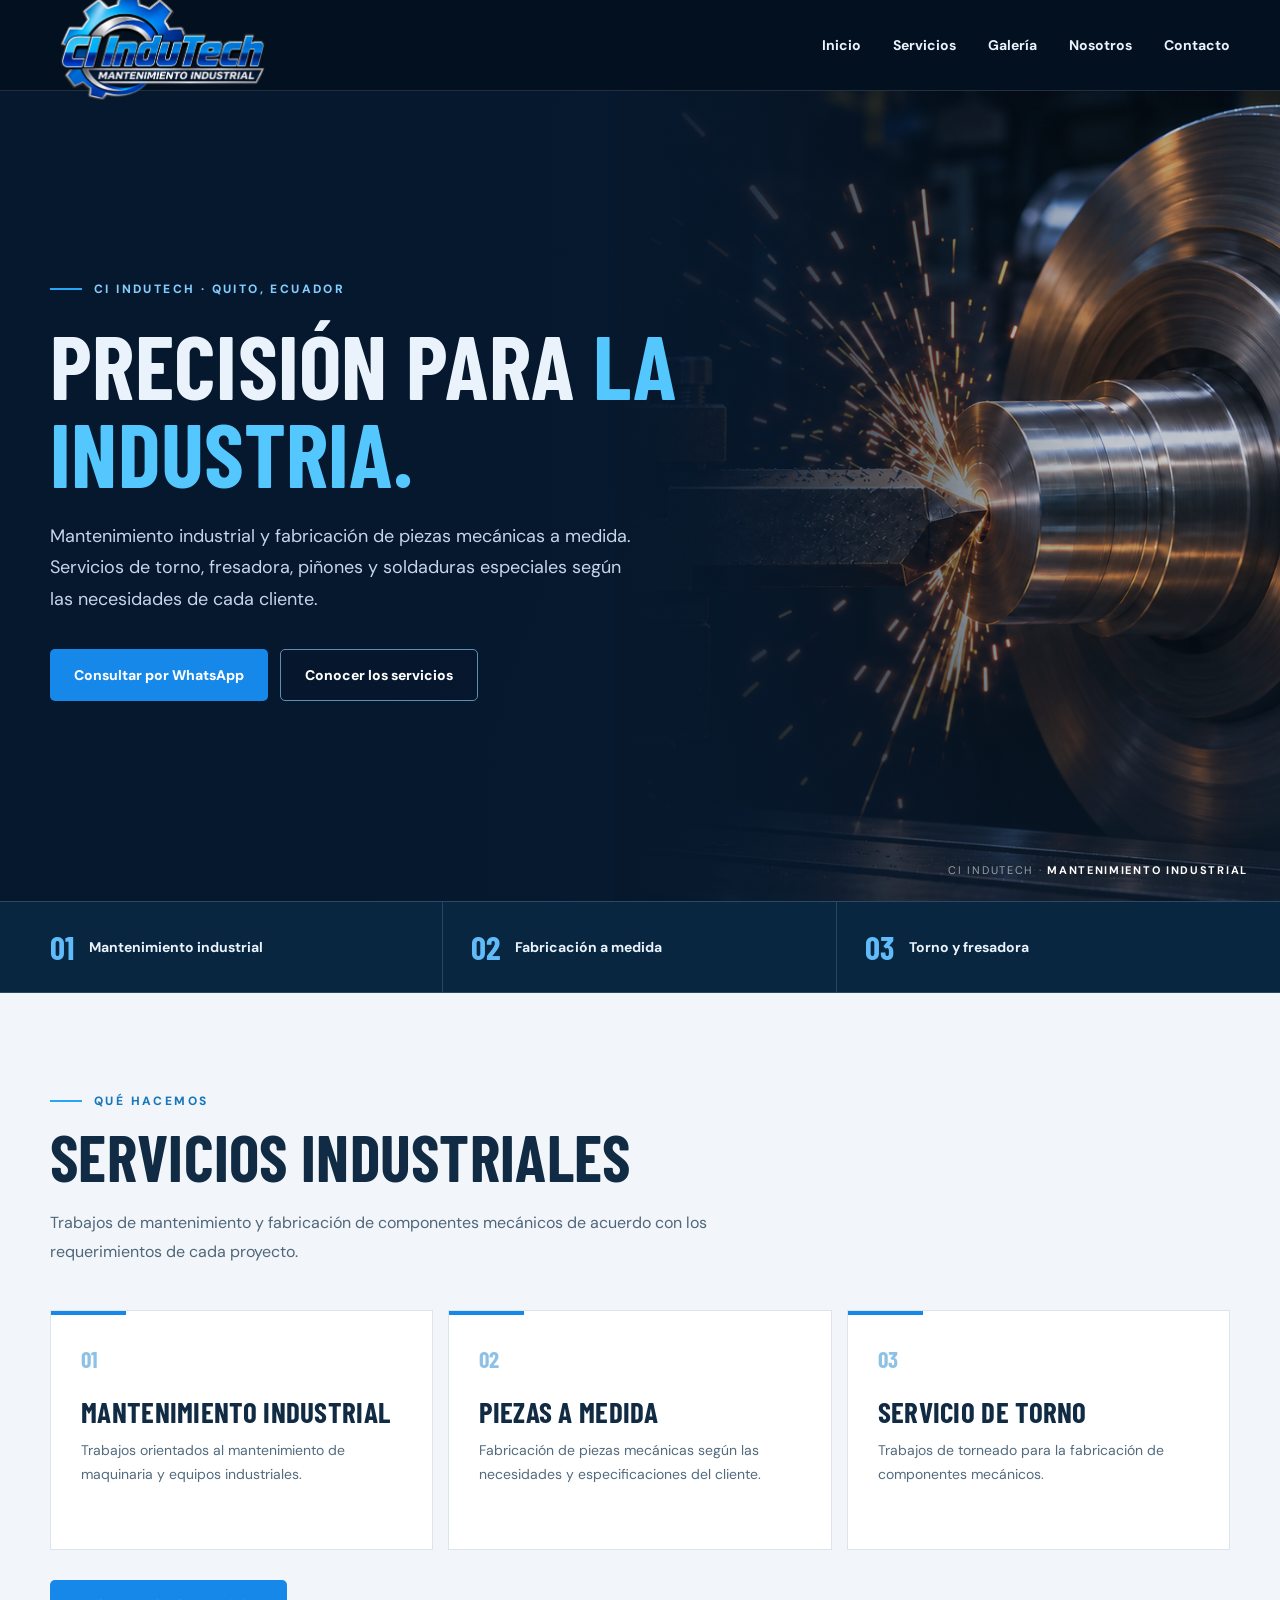
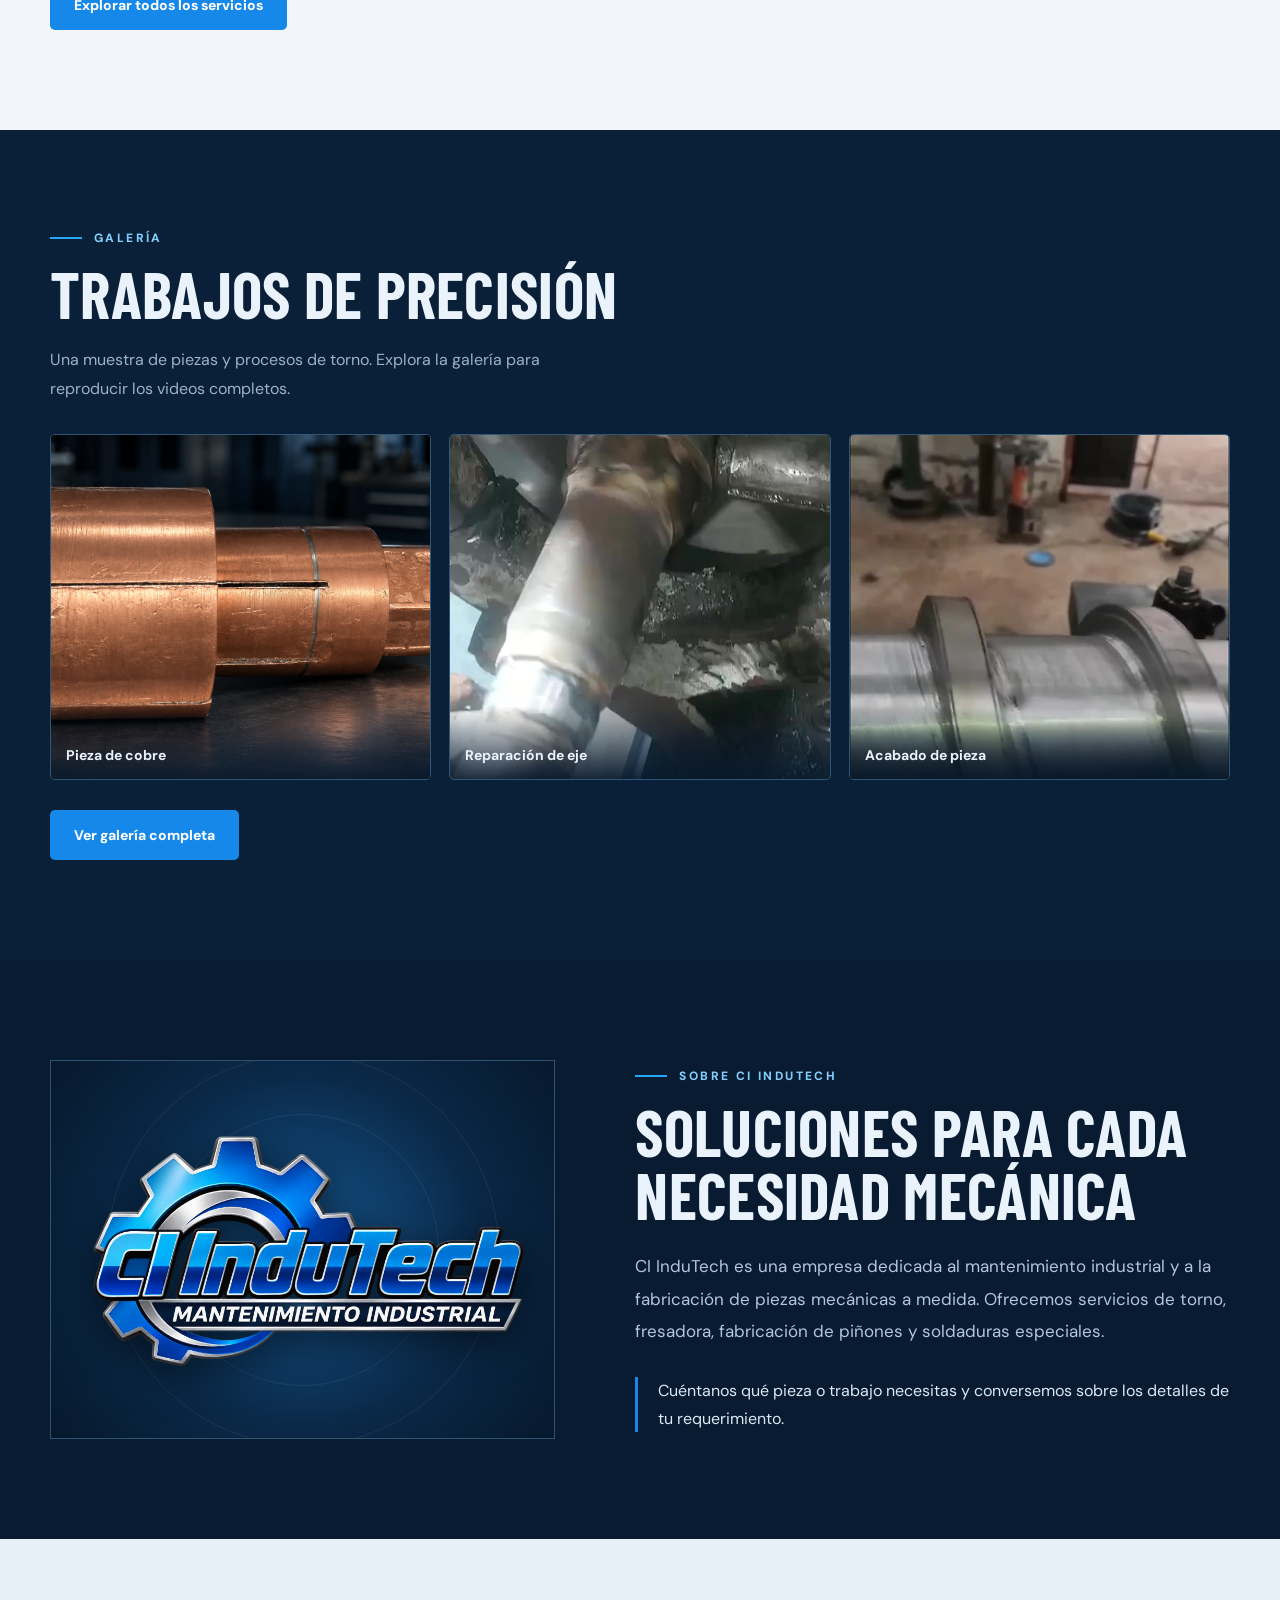
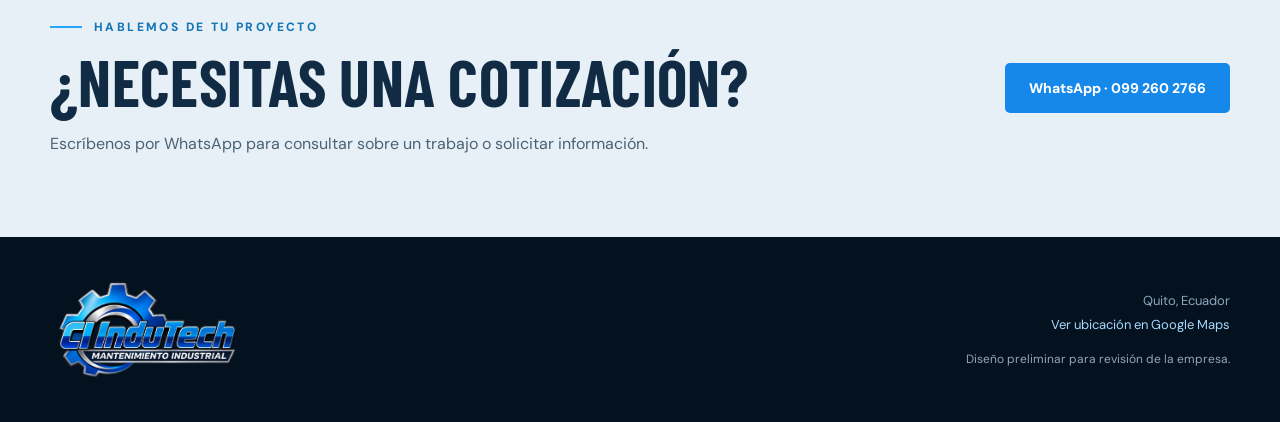
<file: index.html>
<!doctype html>
<html lang="es">
<head>
  <meta charset="UTF-8" />
  <meta name="viewport" content="width=device-width, initial-scale=1" />
  <meta name="theme-color" content="#07182d" />
  <meta name="description" content="CI InduTech en Quito. Mantenimiento industrial, fabricación de piezas a medida, servicios de torno y fresadora, piñones y soldaduras especiales." />
  <title>CI InduTech | Mantenimiento Industrial en Quito</title>
  <link rel="preconnect" href="https://fonts.googleapis.com" />
  <link rel="preconnect" href="https://fonts.gstatic.com" crossorigin />
  <link href="https://fonts.googleapis.com/css2?family=Barlow+Condensed:wght@500;600;700;800&family=DM+Sans:wght@400;500;600;700&display=swap" rel="stylesheet" />
  <style>
    :root{--navy:#07182d;--navy2:#0b2441;--blue:#1688e9;--cyan:#55c7ff;--text:#eaf3fc;--muted:#9fb1c5;--line:#29435c;--light:#f2f6fa}
    *{box-sizing:border-box}html{scroll-behavior:smooth}body{margin:0;background:var(--navy);font-family:'DM Sans',Arial,sans-serif;color:var(--text)}a{color:inherit;text-decoration:none}
    .container{width:min(1180px,calc(100% - 44px));margin:auto}header{position:relative;z-index:10;border-bottom:1px solid #ffffff22;background:rgba(4,16,32,.95)}
    .nav{height:90px;display:flex;align-items:center;justify-content:space-between;gap:25px}.brand img{display:block;width:220px;height:auto}.menu{display:flex;align-items:center;gap:32px;font-size:14px;font-weight:700}.menu a:not(.btn):hover{color:var(--cyan)}
    .btn{display:inline-flex;align-items:center;justify-content:center;gap:10px;background:var(--blue);padding:16px 24px;color:#fff;border-radius:5px;font-size:14px;font-weight:800;transition:.2s}.btn:hover{background:#0570c7;transform:translateY(-1px)}.btn.outline{border:1px solid #5f8eb2;background:#07182d91}.btn.outline:hover{background:#103a61}
    .hero{position:relative;overflow:hidden;min-height:690px;display:flex;align-items:center;background:linear-gradient(110deg,#051629 0%,#071b31 52%,#0b2b4c 100%)}
    .hero-photo{position:absolute;right:0;top:0;width:52%;height:100%;background:url('portada-torno-sin-marca.png') center center/cover no-repeat;opacity:.86;filter:saturate(.76)}.hero-photo:after{content:'';position:absolute;inset:0;background:linear-gradient(90deg,#06182e 0%,rgba(6,24,46,.12) 60%),linear-gradient(0deg,#06182eaa,transparent 40%)}
    .hero:after{content:'';position:absolute;inset:0;pointer-events:none;background:linear-gradient(90deg,#06182e 0%,rgba(6,24,46,.97) 30%,rgba(6,24,46,.65) 53%,transparent 87%)}.hero .container{position:relative;z-index:2;padding:90px 0 100px}
    .eyebrow{display:flex;align-items:center;gap:12px;text-transform:uppercase;color:#83cdfc;letter-spacing:2.4px;font-size:12px;font-weight:800}.eyebrow:before{content:'';display:block;width:32px;height:2px;background:#27a6f8}
    h1,h2,h3{font-family:'Barlow Condensed',Impact,sans-serif;text-transform:uppercase;margin:0;line-height:.98;letter-spacing:.3px}h1{font-size:clamp(56px,7vw,102px);max-width:760px;margin:24px 0}h1 span{color:var(--cyan)}.lead{max-width:590px;line-height:1.75;color:#c5d6e6;font-size:18px;margin:0 0 34px}.hero-actions{display:flex;flex-wrap:wrap;gap:12px}
    .hero-mark{position:absolute;right:32px;bottom:24px;color:#ffffff8f;font-size:11px;letter-spacing:1.7px;text-transform:uppercase;z-index:3}.hero-mark strong{color:white}
    .strip{border-top:1px solid #294965;border-bottom:1px solid #294965;background:#082640}.strip-grid{display:grid;grid-template-columns:repeat(3,1fr)}.strip-grid div{padding:25px 28px;border-right:1px solid #244761;display:flex;align-items:center;gap:15px;font-weight:700;font-size:14px}.strip-grid div:first-child{padding-left:0}.strip-grid div:last-child{border:0}.strip-grid span{font-family:'Barlow Condensed';font-size:33px;color:#61bbf9}
    section{padding:100px 0}.section-head{max-width:680px;margin-bottom:44px}.section-head p{font-size:16px;color:var(--muted);line-height:1.8}.section-head h2{font-size:clamp(43px,5vw,68px);margin:17px 0 20px}
    .services{background:var(--light);color:#102b43}.services .eyebrow{color:#1677bb}.services .section-head p{color:#50667a}.service-grid{display:grid;grid-template-columns:repeat(3,1fr);gap:15px}.service{background:#fff;padding:34px 30px;min-height:240px;border:1px solid #dce5ec;position:relative;overflow:hidden;transition:.2s}.service:hover{border-color:#60aee4;transform:translateY(-3px);box-shadow:0 13px 34px #0f335013}.service:before{content:'';position:absolute;top:0;left:0;height:4px;width:75px;background:var(--blue)}.service-num{font-family:'Barlow Condensed';color:#8dc2e6;font-size:23px;font-weight:700}.service h3{font-size:29px;margin:25px 0 12px}.service p{font-size:14px;line-height:1.7;color:#536b7e;margin:0}
    .about{background:#081b31}.about-grid{display:grid;grid-template-columns:.85fr 1fr;gap:80px;align-items:center}.about-art{aspect-ratio:4/3;background:radial-gradient(circle at center,#165994,#0a2847 57%,#06182c);display:flex;align-items:center;justify-content:center;border:1px solid #2f5472;position:relative;overflow:hidden}.about-art:before,.about-art:after{content:'';position:absolute;width:390px;height:390px;border:1px solid #ffffff12;border-radius:50%}.about-art:after{width:270px;height:270px}.about-art img{position:relative;z-index:1;width:min(92%,490px);filter:drop-shadow(0 10px 20px #0008)}.about h2{font-size:clamp(42px,5vw,67px);margin:17px 0 24px}.about p{font-size:17px;line-height:1.9;color:#b2c7db}.detail{border-left:3px solid var(--blue);padding-left:20px;margin-top:30px;color:#dbe9f5;font-size:16px;line-height:1.7}
    .contact{background:#e7f0f7;color:#102b43;padding:80px 0}.contact-grid{display:grid;grid-template-columns:1fr auto;align-items:center;gap:35px}.contact h2{font-size:clamp(42px,5vw,64px);margin:16px 0}.contact p{margin:0;color:#4b6275;line-height:1.7}.contact .eyebrow{color:#1476b7}.contact .btn{white-space:nowrap}
    .work{background:#0a2038}.work-grid{display:grid;grid-template-columns:1.45fr 1fr;gap:18px}.work-item{display:block;position:relative;min-height:300px;overflow:hidden;border:1px solid #315674;background:#102c4b}.work-item:first-child{grid-row:span 2;min-height:620px}.work-item img{width:100%;height:100%;position:absolute;inset:0;object-fit:cover;transition:transform .4s}.work-item:hover img{transform:scale(1.05)}.work-item:after{content:'';position:absolute;inset:0;background:linear-gradient(0deg,#031323e8,transparent 65%)}.work-caption{position:absolute;z-index:2;left:27px;bottom:25px;right:27px}.work-caption strong{display:block;font-family:'Barlow Condensed';text-transform:uppercase;font-size:32px;line-height:1}.work-caption small{display:block;color:#b5d0e7;margin-top:8px}.work-actions{margin-top:30px}.notice{font-size:13px;color:#91a9bd;line-height:1.6;margin:22px 0 0}
    .gallery-preview{background:#0a2038}.gallery-preview .section-head{margin-bottom:30px}.preview-grid{display:grid;grid-template-columns:repeat(3,1fr);gap:18px}.preview-grid a{position:relative;display:block;aspect-ratio:1.1;overflow:hidden;background:#102c4b;border:1px solid #315674;border-radius:5px}.preview-grid img,.preview-grid video{width:100%;height:100%;object-fit:cover;transition:transform .3s}.preview-grid a:hover img,.preview-grid a:hover video{transform:scale(1.04)}.preview-grid a:after{content:attr(data-label);position:absolute;bottom:0;left:0;right:0;background:linear-gradient(transparent,#06182de8);padding:40px 15px 15px;font-size:14px;font-weight:700}.gallery-preview .section-head p{max-width:560px}
    footer{background:#041220;padding:45px 0}.footer-grid{display:flex;gap:25px;align-items:center;justify-content:space-between}.footer-grid img{width:190px}.footer-right{text-align:right;color:#8ca6bc;font-size:13px;line-height:1.8}.footer-right a{color:#a8dafe}.small{font-size:12px;color:#91a6b8;margin-top:13px}
    @media(max-width:850px){.nav{height:auto;min-height:80px;flex-wrap:wrap;padding:12px 0;gap:12px}.brand img{width:172px}.menu{width:100%;overflow-x:auto;gap:22px;white-space:nowrap;padding:7px 0}.hero{min-height:620px}.hero-photo{width:100%;opacity:.39}.hero:after{background:linear-gradient(90deg,#051629ed,#0516298c)}.hero .container{padding:72px 0}.strip-grid{grid-template-columns:1fr}.strip-grid div{padding:15px 0;border-right:0;border-bottom:1px solid #244761}.strip-grid div:last-child{border-bottom:0}.service-grid{grid-template-columns:repeat(2,1fr)}.about-grid{grid-template-columns:1fr;gap:35px}.about-art{max-width:620px}.preview-grid{grid-template-columns:1fr}.contact-grid{grid-template-columns:1fr}.contact .btn{justify-self:start}}
    @media(max-width:540px){.container{width:min(100% - 32px,1180px)}.brand img{width:145px}.menu{font-size:13px;gap:18px}.menu .btn{padding:10px 12px;font-size:12px}.hero{min-height:590px}.eyebrow{font-size:11px;letter-spacing:1.5px}h1{font-size:59px}.lead{font-size:16px}.hero-actions{flex-direction:column;align-items:stretch}.service-grid{grid-template-columns:1fr}.service{min-height:185px}.service h3{margin-top:18px}section{padding:73px 0}.footer-grid{flex-direction:column;align-items:flex-start}.footer-right{text-align:left}}
  </style>
</head>
<body>
  <header><div class="container nav"><a class="brand" href="index.html" aria-label="CI InduTech, inicio"><img src="logo-ci-indutech.png" alt="CI InduTech, Mantenimiento Industrial" /></a><nav class="menu" aria-label="Navegación principal"><a href="#inicio">Inicio</a><a href="servicios.html">Servicios</a><a href="galeria.html">Galería</a><a href="#nosotros">Nosotros</a><a href="contacto.html">Contacto</a></nav></div></header>
  <main>
    <section class="hero" id="inicio"><div class="hero-photo" role="img" aria-label="Imagen ilustrativa de trabajo con torno industrial"></div><div class="container"><div class="eyebrow">CI InduTech · Quito, Ecuador</div><h1>Precisión para <span>la industria.</span></h1><p class="lead">Mantenimiento industrial y fabricación de piezas mecánicas a medida. Servicios de torno, fresadora, piñones y soldaduras especiales según las necesidades de cada cliente.</p><div class="hero-actions"><a class="btn" href="https://wa.me/593992602766?text=Hola%2C%20quisiera%20consultar%20por%20un%20trabajo%20con%20CI%20InduTech" target="_blank" rel="noopener noreferrer">Consultar por WhatsApp</a><a class="btn outline" href="#servicios">Conocer los servicios</a></div></div><div class="hero-mark">CI InduTech · <strong>Mantenimiento industrial</strong></div></section>
    <div class="strip"><div class="container strip-grid"><div><span>01</span> Mantenimiento industrial</div><div><span>02</span> Fabricación a medida</div><div><span>03</span> Torno y fresadora</div></div></div>
    <section class="services" id="servicios"><div class="container"><div class="section-head"><div class="eyebrow">Qué hacemos</div><h2>Servicios industriales</h2><p>Trabajos de mantenimiento y fabricación de componentes mecánicos de acuerdo con los requerimientos de cada proyecto.</p></div><div class="service-grid">
      <article class="service"><div class="service-num">01</div><h3>Mantenimiento industrial</h3><p>Trabajos orientados al mantenimiento de maquinaria y equipos industriales.</p></article>
      <article class="service"><div class="service-num">02</div><h3>Piezas a medida</h3><p>Fabricación de piezas mecánicas según las necesidades y especificaciones del cliente.</p></article>
      <article class="service"><div class="service-num">03</div><h3>Servicio de torno</h3><p>Trabajos de torneado para la fabricación de componentes mecánicos.</p></article>
    </div><div class="work-actions"><a class="btn" href="servicios.html">Explorar todos los servicios</a></div></section>
    <section class="gallery-preview" id="galeria"><div class="container"><div class="section-head"><div class="eyebrow">Galería</div><h2>Trabajos de precisión</h2><p>Una muestra de piezas y procesos de torno. Explora la galería para reproducir los videos completos.</p></div><div class="preview-grid"><a href="galeria.html" data-label="Pieza de cobre" aria-label="Ver foto de pieza de cobre"><img src="recreacion-pieza-cobre.png" alt="Pieza de cobre mecanizada" loading="lazy"></a><a href="galeria.html" data-label="Reparación de eje" aria-label="Ver video de reparación de eje"><img src="poster-reparacion.jpg" alt="Fotograma del video de reparación de eje" loading="lazy"></a><a href="galeria.html" data-label="Acabado de pieza" aria-label="Ver video de acabado de pieza"><img src="poster-acabado.jpg" alt="Fotograma del video de acabado de pieza" loading="lazy"></a></div><div class="work-actions"><a class="btn" href="galeria.html">Ver galería completa</a></div></div></section>
    <section class="about" id="nosotros"><div class="container about-grid"><div class="about-art"><img src="logo-ci-indutech.png" alt="Logotipo original de CI InduTech" loading="lazy" /></div><div><div class="eyebrow">Sobre CI InduTech</div><h2>Soluciones para cada necesidad mecánica</h2><p>CI InduTech es una empresa dedicada al mantenimiento industrial y a la fabricación de piezas mecánicas a medida. Ofrecemos servicios de torno, fresadora, fabricación de piñones y soldaduras especiales.</p><div class="detail">Cuéntanos qué pieza o trabajo necesitas y conversemos sobre los detalles de tu requerimiento.</div></div></div></section>
    <section class="contact" id="contacto"><div class="container contact-grid"><div><div class="eyebrow">Hablemos de tu proyecto</div><h2>¿Necesitas una cotización?</h2><p>Escríbenos por WhatsApp para consultar sobre un trabajo o solicitar información.</p></div><a class="btn" href="https://wa.me/593992602766?text=Hola%2C%20quisiera%20solicitar%20una%20cotizaci%C3%B3n%20a%20CI%20InduTech" target="_blank" rel="noopener noreferrer">WhatsApp · 099 260 2766</a></div></section>
  </main>
  <footer><div class="container footer-grid"><img src="logo-ci-indutech.png" alt="CI InduTech" loading="lazy" /><div class="footer-right">Quito, Ecuador<br/><a href="https://www.google.com/maps?q=-0.0807784,-78.4387589" target="_blank" rel="noopener noreferrer">Ver ubicación en Google Maps</a><div class="small">Diseño preliminar para revisión de la empresa.</div></div></div></footer>
</body>
</html>
</file>
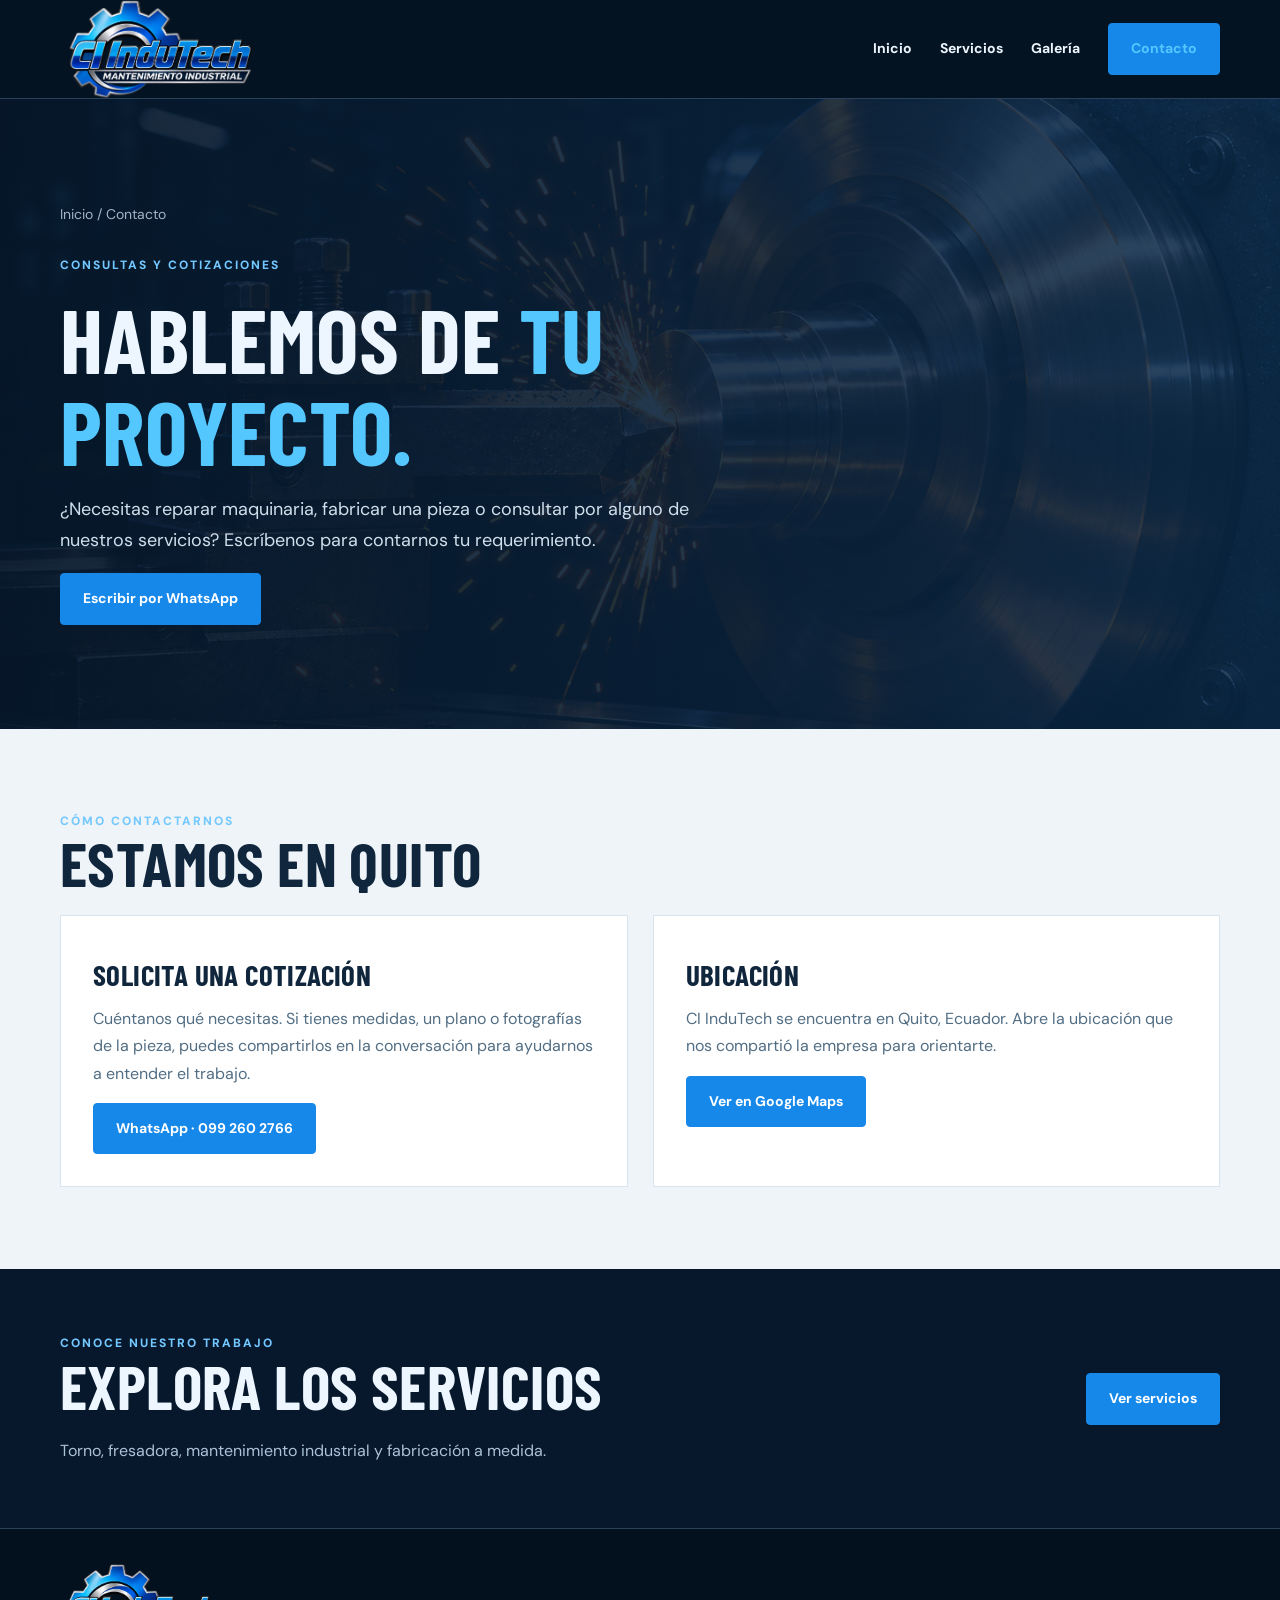
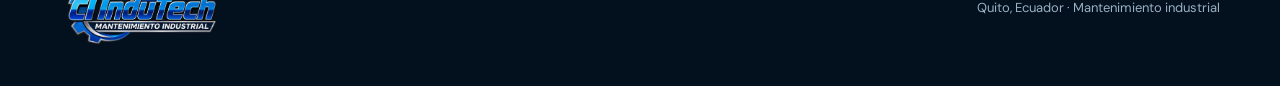
<file: contacto.html>
<!doctype html><html lang="es"><head><meta charset="utf-8"><meta name="viewport" content="width=device-width,initial-scale=1"><meta name="theme-color" content="#07182d"><meta name="description" content="Solicita cotizaciones de mantenimiento industrial y mecanizado a CI InduTech en Quito."><title>Contacto y cotizaciones | CI InduTech</title><link rel="stylesheet" href="interiores.css"></head><body>
<header class="topbar"><div class="wrap nav"><a href="index.html" aria-label="Ir al inicio"><img src="logo-ci-indutech.png" alt="CI InduTech"></a><nav class="links" aria-label="Navegación"><a href="index.html">Inicio</a><a href="servicios.html">Servicios</a><a href="galeria.html">Galería</a><a class="btn active" href="contacto.html" aria-current="page">Contacto</a></nav></div></header>
<main><div class="hero"><div class="wrap"><div class="bread"><a href="index.html">Inicio</a> / Contacto</div><div class="eyebrow">Consultas y cotizaciones</div><h1>Hablemos de <span>tu proyecto.</span></h1><p class="lead">¿Necesitas reparar maquinaria, fabricar una pieza o consultar por alguno de nuestros servicios? Escríbenos para contarnos tu requerimiento.</p><a class="btn" href="https://wa.me/593992602766?text=Hola%2C%20quisiera%20solicitar%20una%20cotizaci%C3%B3n%20a%20CI%20InduTech" target="_blank" rel="noopener noreferrer">Escribir por WhatsApp</a></div></div>
<section class="section light"><div class="wrap"><div class="eyebrow">Cómo contactarnos</div><h2>Estamos en Quito</h2><div class="contact-grid"><div class="contact-card"><h3>Solicita una cotización</h3><p>Cuéntanos qué necesitas. Si tienes medidas, un plano o fotografías de la pieza, puedes compartirlos en la conversación para ayudarnos a entender el trabajo.</p><a class="btn" href="https://wa.me/593992602766" target="_blank" rel="noopener noreferrer">WhatsApp · 099 260 2766</a></div><div class="contact-card"><h3>Ubicación</h3><p>CI InduTech se encuentra en Quito, Ecuador. Abre la ubicación que nos compartió la empresa para orientarte.</p><a class="btn" href="https://www.google.com/maps?q=-0.0807784,-78.4387589" target="_blank" rel="noopener noreferrer">Ver en Google Maps</a></div></div></div></section>
<section class="wrap cta"><div><div class="eyebrow">Conoce nuestro trabajo</div><h2>Explora los servicios</h2><p>Torno, fresadora, mantenimiento industrial y fabricación a medida.</p></div><a class="btn" href="servicios.html">Ver servicios</a></section></main>
<footer><div class="wrap footer"><a href="index.html"><img src="logo-ci-indutech.png" alt="CI InduTech"></a><div>Quito, Ecuador · Mantenimiento industrial</div></div></footer></body></html>
</file>
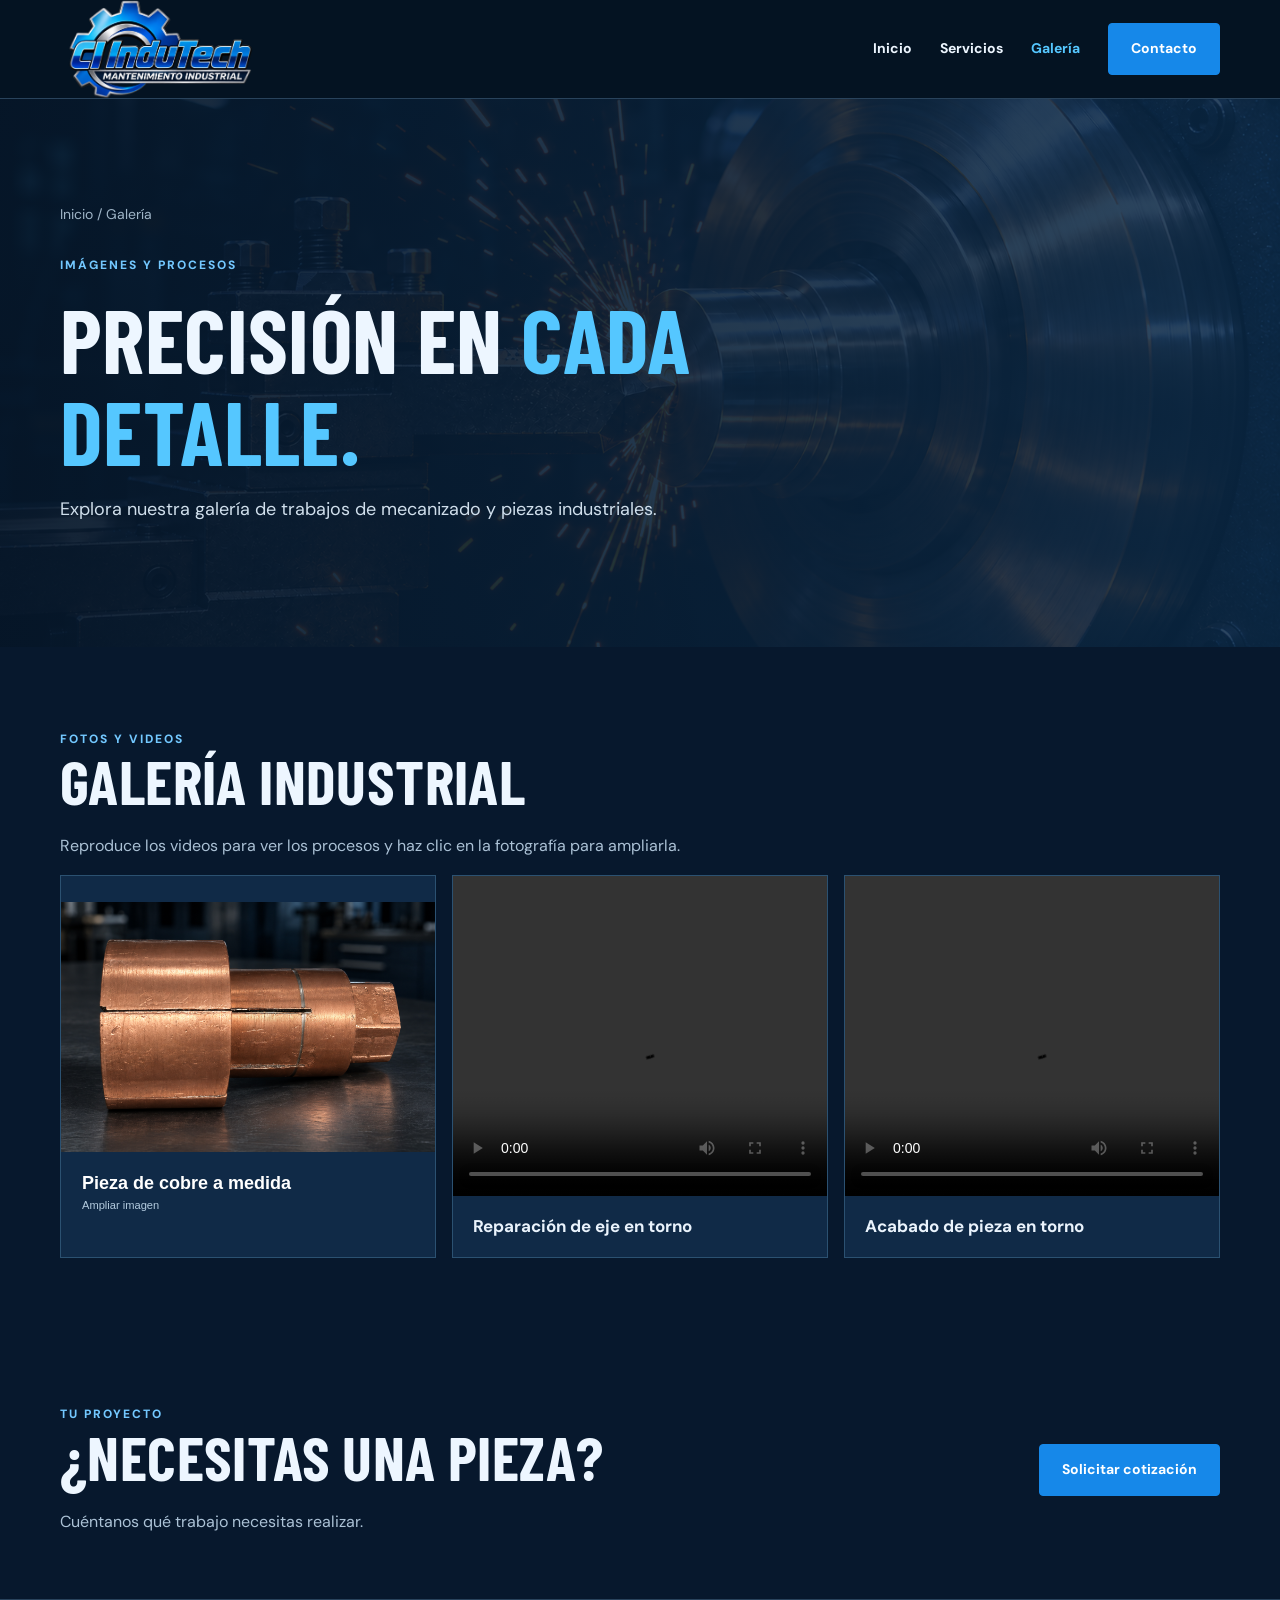
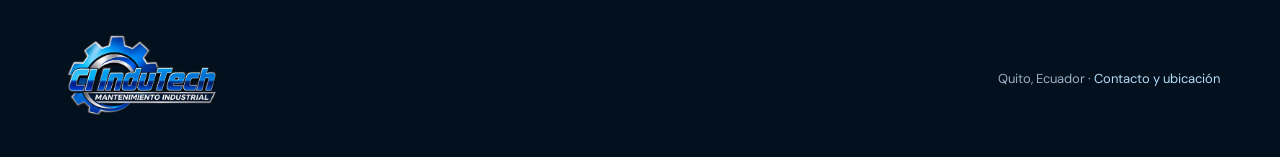
<file: galeria.html>
<!doctype html><html lang="es"><head><meta charset="utf-8"><meta name="viewport" content="width=device-width,initial-scale=1"><meta name="theme-color" content="#07182d"><meta name="description" content="Galería visual de CI InduTech, servicios de mecanizado y mantenimiento industrial."><title>Galería | CI InduTech</title><link rel="stylesheet" href="interiores.css"><style>.video-card{background:#102a47;border:1px solid #2b5171;overflow:hidden}.video-card video{display:block;width:100%;height:320px;object-fit:contain;background:#051320}.video-caption{padding:16px 20px;font-size:17px;font-weight:700;color:#eaf3fc}@media(max-width:610px){.video-card video{height:min(120vw,470px)}}</style></head><body>
<header class="topbar"><div class="wrap nav"><a href="index.html" aria-label="Ir al inicio"><img src="logo-ci-indutech.png" alt="CI InduTech"></a><nav class="links" aria-label="Navegación"><a href="index.html">Inicio</a><a href="servicios.html">Servicios</a><a class="active" href="galeria.html" aria-current="page">Galería</a><a class="btn" href="contacto.html">Contacto</a></nav></div></header>
<main><div class="hero"><div class="wrap"><div class="bread"><a href="index.html">Inicio</a> / Galería</div><div class="eyebrow">Imágenes y procesos</div><h1>Precisión en <span>cada detalle.</span></h1><p class="lead">Explora nuestra galería de trabajos de mecanizado y piezas industriales.</p></div></div>
<section class="section"><div class="wrap"><div class="eyebrow">Fotos y videos</div><h2>Galería industrial</h2><p style="color:#abc1d5;max-width:760px">Reproduce los videos para ver los procesos y haz clic en la fotografía para ampliarla.</p><div class="gallery">
<button class="photo" data-photo="Pieza de cobre a medida"><img src="recreacion-pieza-cobre.png" alt="Pieza de cobre de fabricación a medida"><div><strong>Pieza de cobre a medida</strong><small>Ampliar imagen</small></div></button>
<div class="video-card"><video controls playsinline preload="metadata" aria-label="Video de reparación de eje en torno"><source src="InduTech_01_Reparacion_eje.mp4" type="video/mp4">Tu navegador no admite la reproducción de video.</video><div class="video-caption">Reparación de eje en torno</div></div>
<div class="video-card"><video controls playsinline preload="metadata" aria-label="Video de acabado de pieza en torno"><source src="InduTech_03_Acabado_pieza.mp4" type="video/mp4">Tu navegador no admite la reproducción de video.</video><div class="video-caption">Acabado de pieza en torno</div></div>
</div></div></section><section class="wrap cta"><div><div class="eyebrow">Tu proyecto</div><h2>¿Necesitas una pieza?</h2><p>Cuéntanos qué trabajo necesitas realizar.</p></div><a class="btn" href="contacto.html">Solicitar cotización</a></section></main>
<dialog id="visor" aria-label="Imagen ampliada"><div class="modal-line"><strong id="foto-titulo">Galería</strong><button id="cerrar" type="button">Cerrar</button></div><img id="foto-grande" src="recreacion-pieza-cobre.png" alt="Pieza de cobre mecanizada"></dialog>
<footer><div class="wrap footer"><a href="index.html"><img src="logo-ci-indutech.png" alt="CI InduTech"></a><div>Quito, Ecuador · <a href="contacto.html">Contacto y ubicación</a></div></div></footer>
<script>const visor=document.getElementById('visor');document.querySelectorAll('[data-photo]').forEach(b=>b.addEventListener('click',()=>{document.getElementById('foto-titulo').textContent=b.dataset.photo;document.getElementById('foto-grande').src=b.querySelector('img').src;document.getElementById('foto-grande').alt=b.querySelector('img').alt;visor.showModal()}));document.getElementById('cerrar').addEventListener('click',()=>visor.close());visor.addEventListener('click',e=>{if(e.target===visor)visor.close()});</script></body></html>
</file>
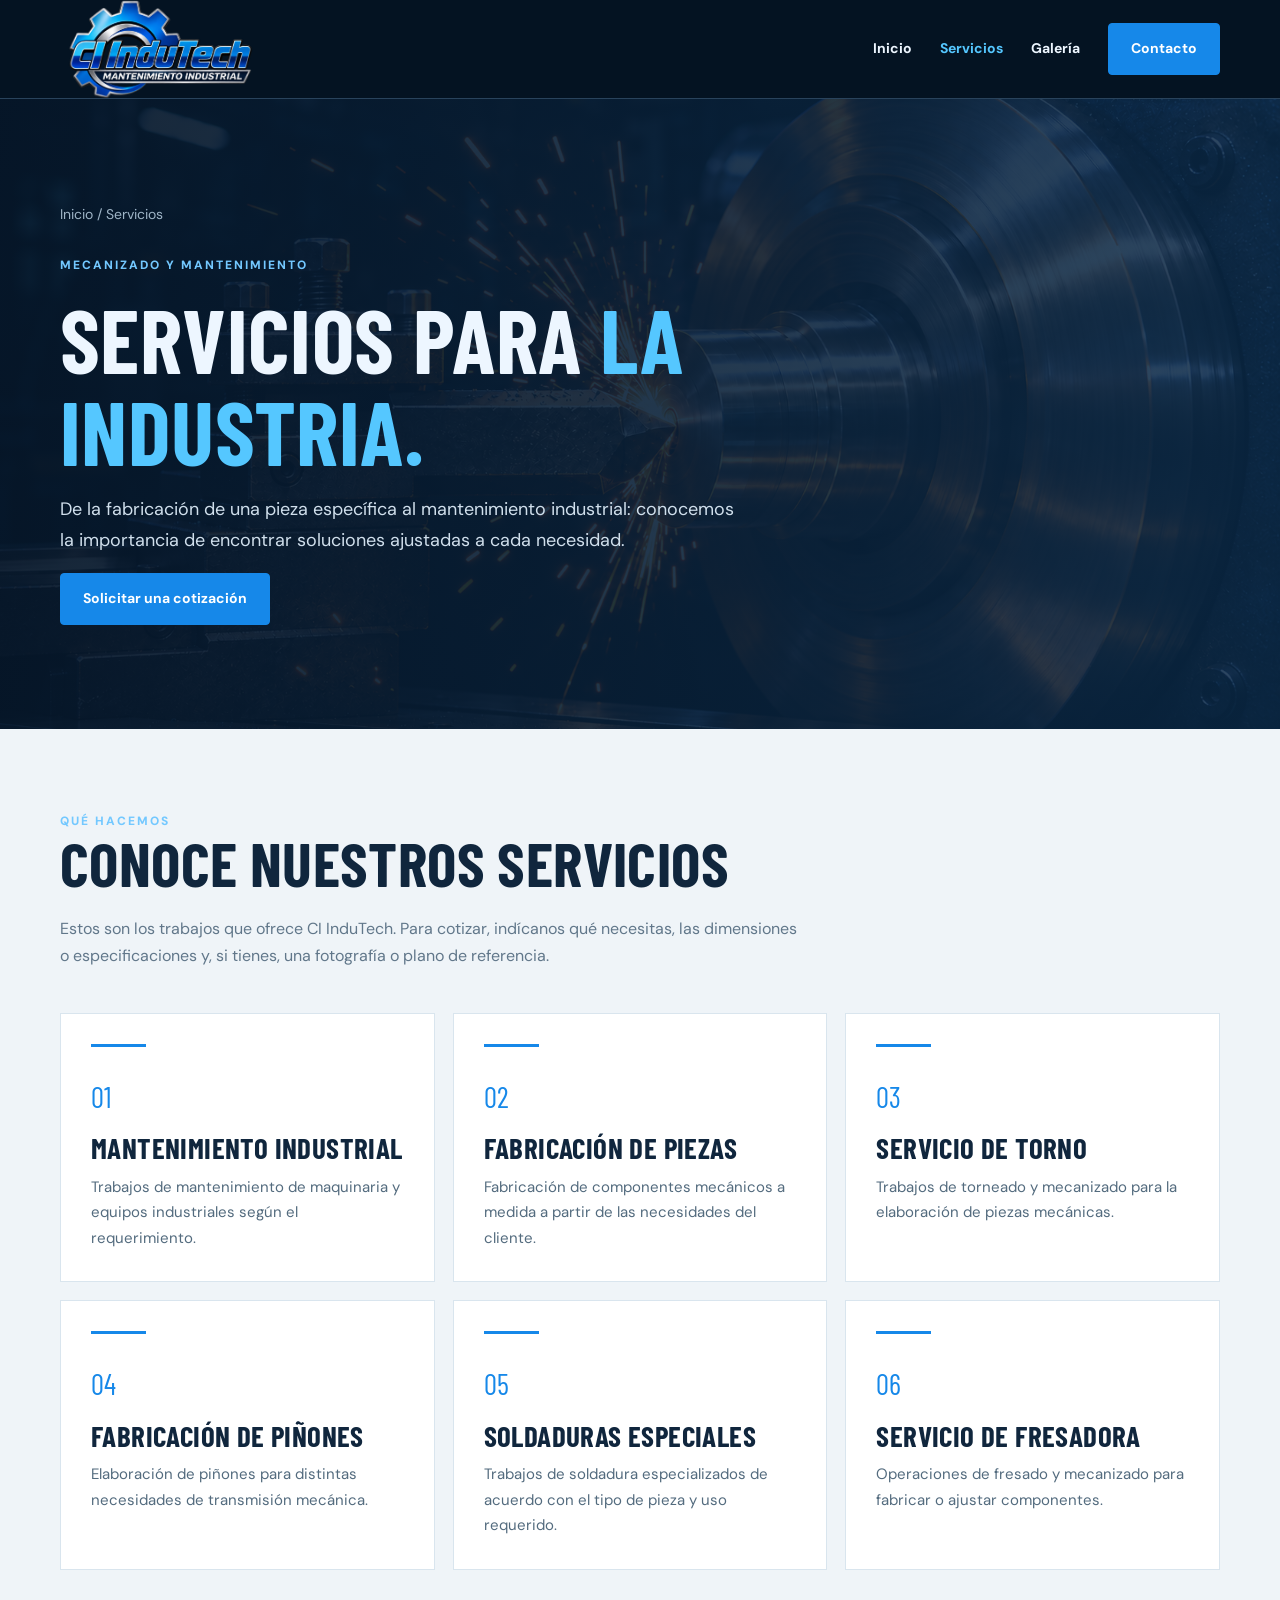
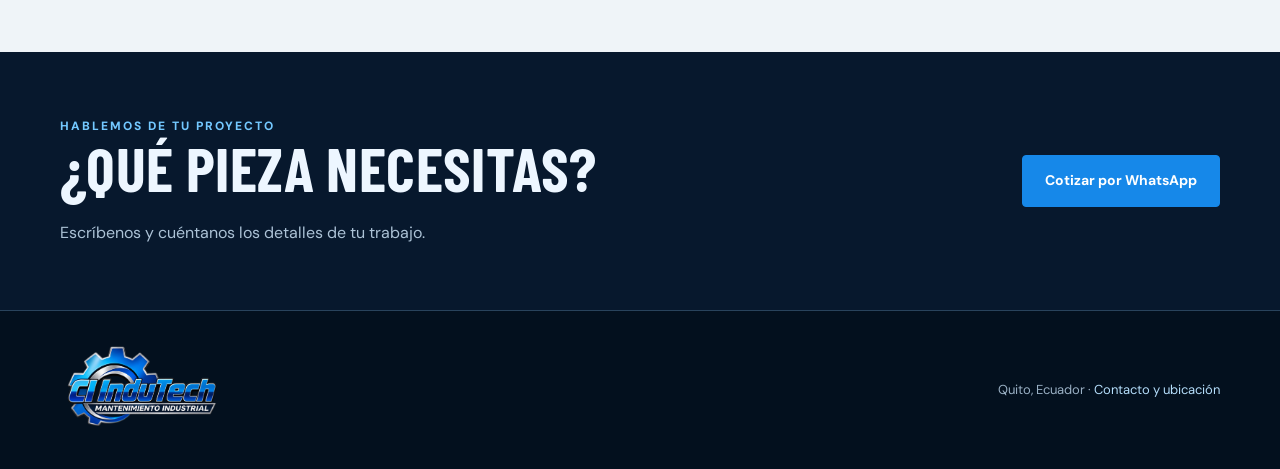
<file: servicios.html>
<!doctype html><html lang="es"><head><meta charset="utf-8"><meta name="viewport" content="width=device-width,initial-scale=1"><meta name="theme-color" content="#07182d"><meta name="description" content="Servicios de torno, fresadora, mantenimiento industrial, piñones, piezas a medida y soldaduras especiales en Quito."><title>Servicios industriales | CI InduTech</title><link rel="stylesheet" href="interiores.css"></head><body>
<header class="topbar"><div class="wrap nav"><a href="index.html" aria-label="Ir al inicio"><img src="logo-ci-indutech.png" alt="CI InduTech"></a><nav class="links" aria-label="Navegación"><a href="index.html">Inicio</a><a class="active" href="servicios.html" aria-current="page">Servicios</a><a href="galeria.html">Galería</a><a class="btn" href="contacto.html">Contacto</a></nav></div></header>
<main><div class="hero"><div class="wrap"><div class="bread"><a href="index.html">Inicio</a> / Servicios</div><div class="eyebrow">Mecanizado y mantenimiento</div><h1>Servicios para <span>la industria.</span></h1><p class="lead">De la fabricación de una pieza específica al mantenimiento industrial: conocemos la importancia de encontrar soluciones ajustadas a cada necesidad.</p><a class="btn" href="contacto.html">Solicitar una cotización</a></div></div>
<section class="section light"><div class="wrap"><div class="eyebrow">Qué hacemos</div><h2>Conoce nuestros servicios</h2><p class="intro">Estos son los trabajos que ofrece CI InduTech. Para cotizar, indícanos qué necesitas, las dimensiones o especificaciones y, si tienes, una fotografía o plano de referencia.</p><div class="grid">
<article class="tile"><div class="line"></div><div class="number">01</div><h3>Mantenimiento industrial</h3><p>Trabajos de mantenimiento de maquinaria y equipos industriales según el requerimiento.</p></article>
<article class="tile"><div class="line"></div><div class="number">02</div><h3>Fabricación de piezas</h3><p>Fabricación de componentes mecánicos a medida a partir de las necesidades del cliente.</p></article>
<article class="tile"><div class="line"></div><div class="number">03</div><h3>Servicio de torno</h3><p>Trabajos de torneado y mecanizado para la elaboración de piezas mecánicas.</p></article>
<article class="tile"><div class="line"></div><div class="number">04</div><h3>Fabricación de piñones</h3><p>Elaboración de piñones para distintas necesidades de transmisión mecánica.</p></article>
<article class="tile"><div class="line"></div><div class="number">05</div><h3>Soldaduras especiales</h3><p>Trabajos de soldadura especializados de acuerdo con el tipo de pieza y uso requerido.</p></article>
<article class="tile"><div class="line"></div><div class="number">06</div><h3>Servicio de fresadora</h3><p>Operaciones de fresado y mecanizado para fabricar o ajustar componentes.</p></article>
</div></div></section><section class="wrap cta"><div><div class="eyebrow">Hablemos de tu proyecto</div><h2>¿Qué pieza necesitas?</h2><p>Escríbenos y cuéntanos los detalles de tu trabajo.</p></div><a class="btn" href="https://wa.me/593992602766?text=Hola%2C%20quisiera%20cotizar%20un%20servicio%20de%20CI%20InduTech" target="_blank" rel="noopener noreferrer">Cotizar por WhatsApp</a></section></main>
<footer><div class="wrap footer"><a href="index.html"><img src="logo-ci-indutech.png" alt="CI InduTech"></a><div>Quito, Ecuador · <a href="contacto.html">Contacto y ubicación</a></div></div></footer></body></html>
</file>
<file: interiores.css>
@import url('https://fonts.googleapis.com/css2?family=Barlow+Condensed:wght@500;600;700;800&family=DM+Sans:wght@400;500;600;700&display=swap');
:root{--dark:#07182d;--blue:#1688e9;--cyan:#55c7ff;--muted:#acc2d6}*{box-sizing:border-box}html{scroll-behavior:smooth}body{margin:0;background:var(--dark);color:#edf6ff;font:16px/1.7 'DM Sans',Arial,sans-serif}a{color:inherit;text-decoration:none}.wrap{width:min(1160px,calc(100% - 40px));margin:auto}.topbar{border-bottom:1px solid #29435c;background:#041322}.nav{display:flex;align-items:center;justify-content:space-between;min-height:94px;gap:24px}.nav img{width:196px;height:auto;display:block}.links{display:flex;align-items:center;gap:28px;font-size:14px;font-weight:700}.links a:hover{color:var(--cyan)}.links a.active{color:var(--cyan)}.btn{display:inline-flex;align-items:center;justify-content:center;background:var(--blue);border:1px solid var(--blue);color:white;padding:13px 22px;border-radius:4px;font-weight:700;font-size:14px;cursor:pointer}.btn:hover{background:#086fbd}.btn.outline{background:transparent;border-color:#6182a1}.hero{position:relative;overflow:hidden;padding:104px 0;background:linear-gradient(90deg,#06172aeF,#0a2947d9),url('portada-torno-sin-marca.png') center/cover}.eyebrow{text-transform:uppercase;letter-spacing:2px;color:#73c8ff;font-size:12px;font-weight:800}h1,h2,h3{font-family:'Barlow Condensed',Impact,sans-serif;text-transform:uppercase;letter-spacing:.4px;line-height:1.02;margin:0}h1{font-size:clamp(55px,7vw,96px);max-width:890px;margin:18px 0}h1 span{color:var(--cyan)}h2{font-size:clamp(39px,5vw,62px);margin:0 0 20px}h3{font-size:29px;margin:12px 0}.lead{font-size:18px;color:#d0dfec;max-width:690px}.bread{margin-bottom:28px;color:#9fb5c7;font-size:14px}.bread a:hover{color:white}.section{padding:82px 0}.light{background:#eff4f8;color:#10263d}.intro{max-width:740px;margin:0 0 44px;color:#61778a}.grid{display:grid;grid-template-columns:repeat(3,1fr);gap:18px}.tile{background:white;border:1px solid #d9e5ee;padding:30px;min-height:220px}.tile .number{font-family:'Barlow Condensed';font-size:29px;color:#1688e9}.tile p{color:#536b7e;margin:12px 0 0;font-size:15px}.line{height:3px;width:55px;background:var(--blue);margin-bottom:25px}.cta{display:flex;align-items:center;justify-content:space-between;gap:30px;padding:64px 0}.cta p{color:var(--muted);margin:0}.gallery{display:grid;grid-template-columns:repeat(3,1fr);gap:16px}.photo{display:block;text-align:left;border:1px solid #2b5171;padding:0;background:#102a47;color:white;cursor:pointer;overflow:hidden}.photo img{display:block;width:100%;height:250px;object-fit:cover;transition:transform .3s}.photo:hover img{transform:scale(1.04)}.photo div{padding:21px}.photo strong{font-size:18px}.photo small{display:block;color:#b3cbdf;margin-top:5px}.fine{color:#9aafc1;font-size:13px;margin-top:24px}.panel{padding:32px;background:#0d304f;border:1px solid #315677}.contact-grid{display:grid;grid-template-columns:1fr 1fr;gap:25px}.contact-card{padding:32px;background:white;border:1px solid #d9e5ee}.contact-card p{color:#526e84}footer{border-top:1px solid #29435c;background:#03101e;padding:35px 0;color:#9ab0c4;font-size:13px}.footer{display:flex;justify-content:space-between;align-items:center;gap:24px}.footer img{width:160px}.footer a{color:#b5defb}dialog{max-width:min(1000px,95vw);width:100%;padding:0;background:#07182d;color:white;border:1px solid #44647e;box-shadow:0 15px 90px #000a}dialog::backdrop{background:#000c}dialog img{display:block;max-width:100%;max-height:75vh;margin:auto}dialog .modal-line{display:flex;justify-content:space-between;align-items:center;padding:14px 18px;gap:18px}dialog button{background:#174b75;color:white;border:0;border-radius:4px;padding:10px 16px;cursor:pointer}a:focus-visible,button:focus-visible{outline:3px solid #8bd7ff;outline-offset:3px}@media(max-width:850px){.grid,.gallery{grid-template-columns:repeat(2,1fr)}.links{gap:12px}.nav img{width:160px}.nav .links a:not(.btn){font-size:12px}.hero{padding:75px 0}}@media(max-width:610px){.nav{min-height:74px;flex-wrap:wrap;padding:14px 0}.nav img{width:145px}.links{width:100%;justify-content:space-between}.links .btn{padding:9px}.hero{padding:62px 0}h1{font-size:57px}.grid,.gallery,.contact-grid{grid-template-columns:1fr}.cta,.footer{flex-direction:column;align-items:flex-start}.photo img{height:220px}.section{padding:62px 0}}
</file>
